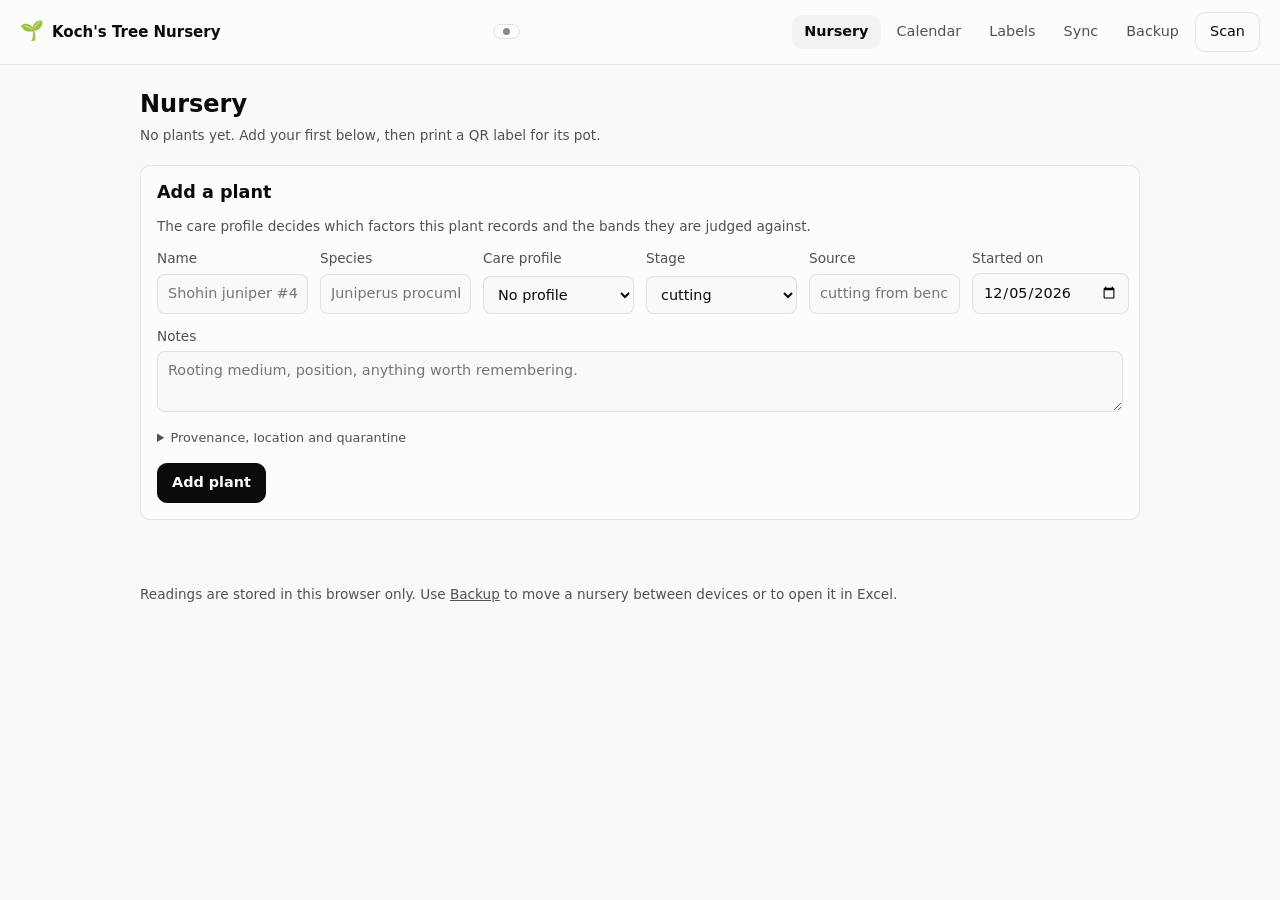
<file: index.html>
<!doctype html>
<html lang="en">
<head>
<meta charset="utf-8">
<meta name="viewport" content="width=device-width, initial-scale=1">
<title>Koch's Tree Nursery Tracker</title>
<meta name="description" content="Track pH, moisture, EC, growth, temperature, humidity, light and care for bonsai and container trees, with a scannable QR label per plant.">
<meta name="color-scheme" content="light dark">
<link rel="stylesheet" href="css/styles.css">
<link rel="icon" href="data:image/svg+xml,&lt;svg xmlns='http://www.w3.org/2000/svg' viewBox='0 0 16 16'&gt;&lt;text y='13' font-size='13'&gt;🌱&lt;/text&gt;&lt;/svg&gt;">
</head>
<body>

<header class="app-header no-print">
  <a class="brand" href="#/">
    <span class="brand-mark" aria-hidden="true">🌱</span>
    <span>Koch's Tree Nursery</span>
  </a>
  <span id="sync-status" class="sync-badge" hidden></span>
  <nav class="app-nav">
    <a href="#/" data-nav="list">Nursery</a>
    <a href="#/calendar" data-nav="calendar">Calendar</a>
    <a href="#/labels" data-nav="labels">Labels</a>
    <a href="#/sync" data-nav="sync">Sync</a>
    <a href="#/backup" data-nav="backup">Backup</a>
    <button type="button" id="scan-button" class="button button-quiet">Scan</button>
  </nav>
</header>

<main id="view" class="app-main"></main>

<footer class="app-footer no-print">
  <p>
    Readings are stored in this browser only. Use
    <a href="#/backup">Backup</a> to move a nursery between devices or to open it in Excel.
  </p>
</footer>

<!-- In-app scanner, used when the browser exposes the Barcode Detection API.
     Scanning a label with the phone's own camera app works everywhere and is
     the primary route; this is a convenience for a device already on the page. -->
<dialog id="scan-dialog" class="scan-dialog">
  <div class="scan-dialog-head">
    <strong>Scan a plant label</strong>
    <button type="button" class="button button-quiet" data-close-scan>Close</button>
  </div>
  <video id="scan-video" playsinline muted></video>
  <p id="scan-status" class="hint"></p>
</dialog>

<script src="js/qrcode.js"></script>
<script src="js/profiles.js"></script>
<script src="js/store.js"></script>
<script src="js/photos.js"></script>
<script src="js/charts.js"></script>
<script src="js/calendar.js"></script>
<script src="js/weather.js"></script>
<script src="js/sync.js"></script>
<script src="js/app.js"></script>
</body>
</html>
</file>
<file: css/styles.css>
/*
 * Bonsai Nursery Tracker.
 *
 * Colour tokens come from a validated chart palette: the five series hues clear
 * the lightness band, chroma floor, colourblind separation and normal-vision
 * floor in both light and dark mode. Aqua sits below 3:1 on the light surface,
 * which is why every chart also ships a direct end label and a table view.
 */

:root {
  color-scheme: light;

  --page:            #f9f9f7;
  --surface-1:       #fcfcfb;
  --text-primary:    #0b0b0b;
  --text-secondary:  #52514e;
  --text-muted:      #898781;
  --grid:            #e1e0d9;
  --axis:            #c3c2b7;
  --border:          rgba(11, 11, 11, 0.10);
  --wash:            rgba(11, 11, 11, 0.04);
  --success-text:    #006300;
  --critical:        #d03b3b;

  --series-ph:        #2a78d6;  /* categorical slot 1 */
  --series-growth:    #eb6834;  /* slot 2 */
  --series-moisture:  #1baf7a;  /* slot 3 */
  --series-ec:        #eda100;  /* slot 4 */
  --series-humidity:  #e87ba4;  /* slot 5 */
  --series-light:     #008300;  /* slot 6 — light and chill never co-occur */
  --series-chill:     #008300;  /* slot 6 */
  --series-water:     #4a3aa7;  /* slot 7 */
  --series-vigor:     #4a3aa7;  /* slot 7 — never charted alongside watering */
  /* Charts are one series per card, so hues repeat across cards rather than
     minting a 9th hue; identity is carried by the card title and tile label,
     never by colour alone. */
  --series-height:      #4a3aa7;  /* slot 7 reused */
  --series-canopy:      #e87ba4;  /* slot 5 reused */
  --series-percolation: #e34948;  /* slot 8 reused */
  /* Low and high temperature share one chart, so they take the diverging
     cool/warm pair rather than two categorical slots. */
  --series-templow:   #2a78d6;
  --series-temphigh:  #e34948;  /* slot 8 */
  --series-fert:      #008300;  /* slot 6 */

  /* Reserved status palette — never reused for a series. Always shipped with
     an icon and a label so state never rests on colour alone. */
  --status-good:      #0ca30c;
  --status-warn:      #fab219;
  --status-serious:   #ec835a;
  --status-critical:  #d03b3b;
  --band-fill:        rgba(11, 11, 11, 0.045);

  --radius: 10px;
  --font: system-ui, -apple-system, "Segoe UI", sans-serif;
}

@media (prefers-color-scheme: dark) {
  :root:where(:not([data-theme="light"])) {
    color-scheme: dark;

    --page:            #0d0d0d;
    --surface-1:       #1a1a19;
    --text-primary:    #ffffff;
    --text-secondary:  #c3c2b7;
    --text-muted:      #898781;
    --grid:            #2c2c2a;
    --axis:            #383835;
    --border:          rgba(255, 255, 255, 0.10);
    --wash:            rgba(255, 255, 255, 0.06);
    --success-text:    #0ca30c;
    --critical:        #e66767;

    --series-ph:        #3987e5;
    --series-growth:    #d95926;
    --series-moisture:  #199e70;
    --series-ec:        #c98500;
    --series-humidity:  #d55181;
    --series-light:     #008300;
    --series-chill:     #008300;
    --series-water:     #9085e9;
    --series-vigor:     #9085e9;
    --series-height:      #9085e9;
    --series-canopy:      #d55181;
    --series-percolation: #e66767;
    --series-templow:   #3987e5;
    --series-temphigh:  #e66767;
    --series-fert:      #008300;

    --status-good:      #0ca30c;
    --status-warn:      #fab219;
    --status-serious:   #ec835a;
    --status-critical:  #d03b3b;
    --band-fill:        rgba(255, 255, 255, 0.06);
  }
}

* { box-sizing: border-box; }

body {
  margin: 0;
  background: var(--page);
  color: var(--text-primary);
  font-family: var(--font);
  font-size: 15px;
  line-height: 1.5;
}

a { color: inherit; }

h1, h2, h3 { line-height: 1.25; margin: 0; font-weight: 600; }
h1 { font-size: 1.5rem; }
h2 { font-size: 1.1rem; }
h3 { font-size: 0.95rem; }

p { margin: 0; }

.hint {
  color: var(--text-secondary);
  font-size: 0.85rem;
}

/* ------------------------------------------------------------- chrome */

.app-header {
  display: flex;
  flex-wrap: wrap;
  gap: 12px;
  align-items: center;
  justify-content: space-between;
  padding: 12px 20px;
  background: var(--surface-1);
  border-bottom: 1px solid var(--border);
  position: sticky;
  top: 0;
  z-index: 5;
}

.brand {
  display: inline-flex;
  align-items: center;
  gap: 8px;
  font-weight: 600;
  text-decoration: none;
}
.brand-mark { font-size: 1.2rem; }

.app-nav {
  display: flex;
  align-items: center;
  gap: 4px;
  flex-wrap: wrap;
}

.app-nav a {
  padding: 6px 12px;
  border-radius: var(--radius);
  text-decoration: none;
  color: var(--text-secondary);
  font-size: 0.9rem;
}
.app-nav a:hover { background: var(--wash); }
.app-nav a[aria-current="page"] {
  background: var(--wash);
  color: var(--text-primary);
  font-weight: 600;
}

.app-main {
  max-width: 1040px;
  margin: 0 auto;
  padding: 24px 20px 64px;
  display: grid;
  gap: 20px;
}

.app-footer {
  max-width: 1040px;
  margin: 0 auto;
  padding: 0 20px 40px;
  color: var(--text-secondary);
  font-size: 0.85rem;
}

.page-head { display: grid; gap: 6px; }
.page-head .hint { max-width: 70ch; }

/* ------------------------------------------------------------ controls */

.button {
  font: inherit;
  font-size: 0.9rem;
  padding: 8px 14px;
  border-radius: var(--radius);
  border: 1px solid var(--border);
  background: var(--surface-1);
  color: var(--text-primary);
  cursor: pointer;
}
.button:hover { background: var(--wash); }
.button-primary {
  background: var(--text-primary);
  color: var(--surface-1);
  border-color: var(--text-primary);
  font-weight: 600;
}
.button-primary:hover { opacity: 0.88; background: var(--text-primary); }
.button-quiet { background: transparent; }
.button-danger { color: var(--critical); }

.button-row {
  display: flex;
  gap: 8px;
  flex-wrap: wrap;
  align-items: center;
}

label { display: grid; gap: 4px; font-size: 0.85rem; color: var(--text-secondary); }

input, select, textarea {
  font: inherit;
  font-size: 0.9rem;
  padding: 8px 10px;
  border-radius: 8px;
  border: 1px solid var(--border);
  background: var(--page);
  color: var(--text-primary);
  width: 100%;
}
textarea { resize: vertical; min-height: 60px; }

input[type="checkbox"] { width: auto; }

.checkbox {
  display: flex;
  align-items: center;
  gap: 8px;
  font-size: 0.9rem;
  color: var(--text-primary);
}

.field-grid {
  display: grid;
  gap: 12px;
  grid-template-columns: repeat(auto-fit, minmax(150px, 1fr));
}

/* --------------------------------------------------------------- cards */

.card {
  background: var(--surface-1);
  border: 1px solid var(--border);
  border-radius: var(--radius);
  padding: 16px;
  display: grid;
  gap: 12px;
}

.card-head {
  display: flex;
  flex-wrap: wrap;
  align-items: baseline;
  justify-content: space-between;
  gap: 6px 12px;
}

/* ----------------------------------------------------------- stat tiles */

.kpi-row {
  display: grid;
  gap: 12px;
  grid-template-columns: repeat(auto-fit, minmax(140px, 1fr));
}

.stat-tile {
  background: var(--surface-1);
  border: 1px solid var(--border);
  border-radius: var(--radius);
  padding: 12px 14px;
  display: grid;
  gap: 2px;
}

.stat-label {
  font-size: 0.78rem;
  color: var(--text-secondary);
  display: flex;
  align-items: center;
  gap: 6px;
}

/* The colour key sits beside the label; the number itself stays in ink. */
.stat-key {
  width: 10px;
  height: 2px;
  border-radius: 1px;
  flex: none;
}

.stat-value {
  font-size: 1.5rem;
  font-weight: 600;
  /* Proportional figures: tabular-nums makes a standalone number look loose. */
}
.stat-value .unit {
  font-size: 0.85rem;
  font-weight: 400;
  color: var(--text-secondary);
  margin-left: 2px;
}
.stat-sub { font-size: 0.78rem; color: var(--text-muted); }

/* --------------------------------------------------------------- charts */

.chart-grid-cards {
  display: grid;
  gap: 16px;
  grid-template-columns: repeat(auto-fit, minmax(300px, 1fr));
}

.chart-holder { position: relative; }

.chart-svg { display: block; width: 100%; height: auto; overflow: visible; }
.chart-svg:focus-visible { outline: 2px solid var(--text-primary); outline-offset: 2px; }

.chart-grid { stroke: var(--grid); stroke-width: 1; }
.chart-crosshair { stroke: var(--axis); stroke-width: 1; pointer-events: none; }
.chart-hover-dot { stroke: var(--surface-1); stroke-width: 2; pointer-events: none; }

.chart-axis-text {
  fill: var(--text-muted);
  font-family: var(--font);
  font-size: 11px;
  font-variant-numeric: tabular-nums;
}

.chart-end-label {
  fill: var(--text-primary);
  font-family: var(--font);
  font-size: 12px;
  font-weight: 600;
}

.chart-empty {
  color: var(--text-muted);
  font-size: 0.85rem;
  padding: 24px 0;
  text-align: center;
}

.chart-tooltip {
  position: absolute;
  pointer-events: none;
  background: var(--surface-1);
  border: 1px solid var(--border);
  border-radius: 8px;
  padding: 6px 9px;
  font-size: 0.8rem;
  box-shadow: 0 4px 14px rgba(0, 0, 0, 0.14);
  white-space: nowrap;
  z-index: 2;
}
.chart-tooltip-row { display: flex; align-items: center; gap: 6px; }
.chart-tooltip-key { width: 10px; height: 2px; border-radius: 1px; flex: none; }
.chart-tooltip-label { color: var(--text-secondary); }

.legend {
  display: flex;
  gap: 14px;
  flex-wrap: wrap;
  font-size: 0.8rem;
  color: var(--text-secondary);
}
.legend-item { display: inline-flex; align-items: center; gap: 6px; }
.legend-dot { width: 8px; height: 8px; border-radius: 50%; flex: none; }

/* --------------------------------------------------------------- tables */

.table-wrap { overflow-x: auto; }

table {
  border-collapse: collapse;
  width: 100%;
  font-size: 0.85rem;
}
th, td {
  text-align: left;
  padding: 7px 10px;
  border-bottom: 1px solid var(--border);
  white-space: nowrap;
}
th { color: var(--text-secondary); font-weight: 600; }
td.num, th.num { text-align: right; font-variant-numeric: tabular-nums; }

.plant-row-link { font-weight: 600; text-decoration: none; }
.plant-row-link:hover { text-decoration: underline; }

details.table-view { font-size: 0.85rem; }
details.table-view summary {
  cursor: pointer;
  color: var(--text-secondary);
  font-size: 0.8rem;
  padding: 4px 0;
}

/* --------------------------------------------------------------- labels */

.label-sheet {
  display: grid;
  grid-template-columns: repeat(auto-fill, minmax(150px, 1fr));
  gap: 10px;
}

.label-cell {
  border: 1px solid var(--border);
  border-radius: 8px;
  padding: 10px;
  display: grid;
  gap: 6px;
  justify-items: center;
  text-align: center;
  background: #ffffff;
  color: #0b0b0b;
  break-inside: avoid;
}

.label-cell svg { width: 100%; max-width: 120px; height: auto; }
.label-name { font-size: 0.8rem; font-weight: 600; line-height: 1.2; }
.label-species { font-size: 0.7rem; color: #52514e; font-style: italic; line-height: 1.2; }
.label-id {
  font-size: 0.68rem;
  color: #52514e;
  font-variant-numeric: tabular-nums;
  letter-spacing: 0.06em;
}

.qr-large { display: grid; justify-items: center; gap: 8px; }
.qr-large svg {
  width: 160px;
  height: 160px;
  background: #ffffff;
  padding: 6px;
  border-radius: 6px;
}

/* --------------------------------------------------------------- dialog */

.scan-dialog {
  border: 1px solid var(--border);
  border-radius: var(--radius);
  background: var(--surface-1);
  color: var(--text-primary);
  padding: 16px;
  max-width: 420px;
  width: calc(100% - 32px);
}
.scan-dialog::backdrop { background: rgba(0, 0, 0, 0.5); }
.scan-dialog-head {
  display: flex;
  justify-content: space-between;
  align-items: center;
  gap: 12px;
  margin-bottom: 10px;
}
#scan-video {
  width: 100%;
  border-radius: 8px;
  background: #000;
  aspect-ratio: 4 / 3;
  object-fit: cover;
}

/* --------------------------------------------------------- status chips */

/* Status always carries a glyph and a word; colour is the third channel. */
.chip {
  display: inline-flex;
  align-items: center;
  gap: 5px;
  font-size: 0.72rem;
  font-weight: 600;
  padding: 2px 8px;
  border-radius: 999px;
  border: 1px solid var(--border);
  white-space: nowrap;
}
.chip-glyph { font-size: 0.8rem; line-height: 1; }
.chip-good     { color: var(--success-text); border-color: color-mix(in srgb, var(--status-good) 40%, transparent); }
.chip-warn     { color: var(--text-primary); border-color: color-mix(in srgb, var(--status-warn) 55%, transparent); }
.chip-bad      { color: var(--critical);     border-color: color-mix(in srgb, var(--status-critical) 45%, transparent); }
.chip-none     { color: var(--text-muted); }

.chart-band-label {
  fill: var(--text-muted);
  font-family: var(--font);
  font-size: 10px;
}
.chart-band { fill: var(--band-fill); }

/* ------------------------------------------------------------- guidance */

.watch-list { display: grid; gap: 10px; }

.watch-item {
  display: grid;
  gap: 2px;
  padding: 10px 12px;
  border-radius: 8px;
  background: var(--wash);
  border-left: 3px solid var(--axis);
}
.watch-item[data-severity="high"] { border-left-color: var(--status-serious); }
.watch-title { font-weight: 600; font-size: 0.88rem; }
.watch-body { font-size: 0.85rem; color: var(--text-secondary); }

.profile-summary {
  font-size: 0.88rem;
  color: var(--text-secondary);
  max-width: 74ch;
}

.band-note { font-size: 0.78rem; color: var(--text-muted); }

.milestone-type { font-weight: 600; }

/* ----------------------------------------------------------------- sync */

.sync-badge {
  font-size: 0.72rem;
  color: var(--text-secondary);
  display: inline-flex;
  align-items: center;
  gap: 5px;
  padding: 3px 9px;
  border-radius: 999px;
  border: 1px solid var(--border);
}
.sync-badge::before {
  content: "";
  width: 7px;
  height: 7px;
  border-radius: 50%;
  background: var(--text-muted);
  flex: none;
}
.sync-badge[data-level="ok"]::before      { background: var(--status-good); }
.sync-badge[data-level="syncing"]::before { background: var(--status-warn); }
.sync-badge[data-level="error"]::before   { background: var(--status-critical); }

pre.code {
  background: var(--wash);
  border: 1px solid var(--border);
  border-radius: 8px;
  padding: 12px;
  overflow-x: auto;
  font-size: 0.78rem;
  line-height: 1.45;
  margin: 0;
}

tr.row-now td { background: var(--wash); font-weight: 600; }

.month-facts {
  display: grid;
  gap: 10px;
  grid-template-columns: repeat(auto-fit, minmax(120px, 1fr));
}
.month-fact { display: grid; gap: 1px; }
.month-fact .k { font-size: 0.72rem; color: var(--text-secondary); }
.month-fact .v { font-size: 0.95rem; font-weight: 600; }

.floor-note {
  font-size: 0.85rem;
  padding: 10px 12px;
  border-radius: 8px;
  background: var(--wash);
  border-left: 3px solid var(--status-critical);
}

ol.steps { margin: 0; padding-left: 20px; font-size: 0.88rem; color: var(--text-secondary); }
ol.steps li { margin-bottom: 6px; }
ol.steps strong { color: var(--text-primary); }

/* ------------------------------------------------------------- calendar */

.task-list { display: grid; gap: 10px; }

.task-row {
  display: grid;
  gap: 4px;
  padding: 12px 14px;
  border-radius: 8px;
  background: var(--wash);
  border-left: 3px solid var(--axis);
}
.task-row[data-state="overdue"] { border-left-color: var(--status-critical); }
.task-row[data-state="due"]     { border-left-color: var(--status-warn); }
.task-row[data-state="done"]    { opacity: 0.6; }

.task-head {
  display: flex;
  flex-wrap: wrap;
  align-items: baseline;
  gap: 6px 10px;
  justify-content: space-between;
}
.task-title { font-weight: 600; font-size: 0.92rem; }
.task-meta { font-size: 0.78rem; color: var(--text-secondary); }
.task-body { font-size: 0.85rem; color: var(--text-secondary); }

.cat-chip {
  font-size: 0.68rem;
  font-weight: 600;
  text-transform: uppercase;
  letter-spacing: 0.04em;
  padding: 2px 7px;
  border-radius: 999px;
  border: 1px solid var(--border);
  color: var(--text-secondary);
  white-space: nowrap;
}

.drip-facts {
  display: grid;
  gap: 10px;
  grid-template-columns: repeat(auto-fit, minmax(110px, 1fr));
}

/* --------------------------------------------------------------- photos */

.photo-grid {
  display: grid;
  gap: 10px;
  grid-template-columns: repeat(auto-fill, minmax(140px, 1fr));
}
.photo-cell {
  margin: 0;                /* figure's UA default margin would crush the cell */
  display: grid;
  gap: 4px;
  border: 1px solid var(--border);
  border-radius: 8px;
  padding: 6px;
}
.photo-cell img {
  width: 100%;
  border-radius: 6px;
  display: block;
}
.photo-meta { font-size: 0.72rem; color: var(--text-secondary); }

.lineage { font-size: 0.85rem; color: var(--text-secondary); }
.lineage a { font-weight: 600; }

/* -------------------------------------------------------------- weather */

.alert {
  display: grid;
  gap: 3px;
  padding: 12px 14px;
  border-radius: 8px;
  background: var(--wash);
  border-left: 3px solid var(--axis);
}
.alert[data-level="bad"]  { border-left-color: var(--status-critical); }
.alert[data-level="warn"] { border-left-color: var(--status-warn); }
.alert[data-level="good"] { border-left-color: var(--status-good); }
.alert-title { font-weight: 600; font-size: 0.92rem; }
.alert-body { font-size: 0.85rem; color: var(--text-secondary); }
.alert-plant { font-size: 0.78rem; color: var(--text-muted); }

.forecast {
  display: flex;
  gap: 6px;
  overflow-x: auto;
  padding-bottom: 4px;
}
.forecast-day {
  flex: none;
  min-width: 62px;
  text-align: center;
  padding: 8px 6px;
  border-radius: 8px;
  border: 1px solid var(--border);
  display: grid;
  gap: 1px;
}
.forecast-day .d { font-size: 0.68rem; color: var(--text-secondary); }
.forecast-day .lo {
  font-size: 1rem;
  font-weight: 600;
  font-variant-numeric: tabular-nums;
}
.forecast-day .hi { font-size: 0.7rem; color: var(--text-muted); font-variant-numeric: tabular-nums; }
.forecast-day[data-cold="true"] { border-color: var(--status-critical); }
.forecast-day[data-cold="true"] .lo { color: var(--critical); }

/* ---------------------------------------------------------------- print */

@media print {
  .no-print { display: none !important; }
  body { background: #ffffff; }
  .app-main { padding: 0; max-width: none; }
  .label-sheet { grid-template-columns: repeat(4, 1fr); gap: 6mm; }
  .label-cell { border: 1px solid #c3c2b7; }
  .card { border: none; padding: 0; }
}
</file>
